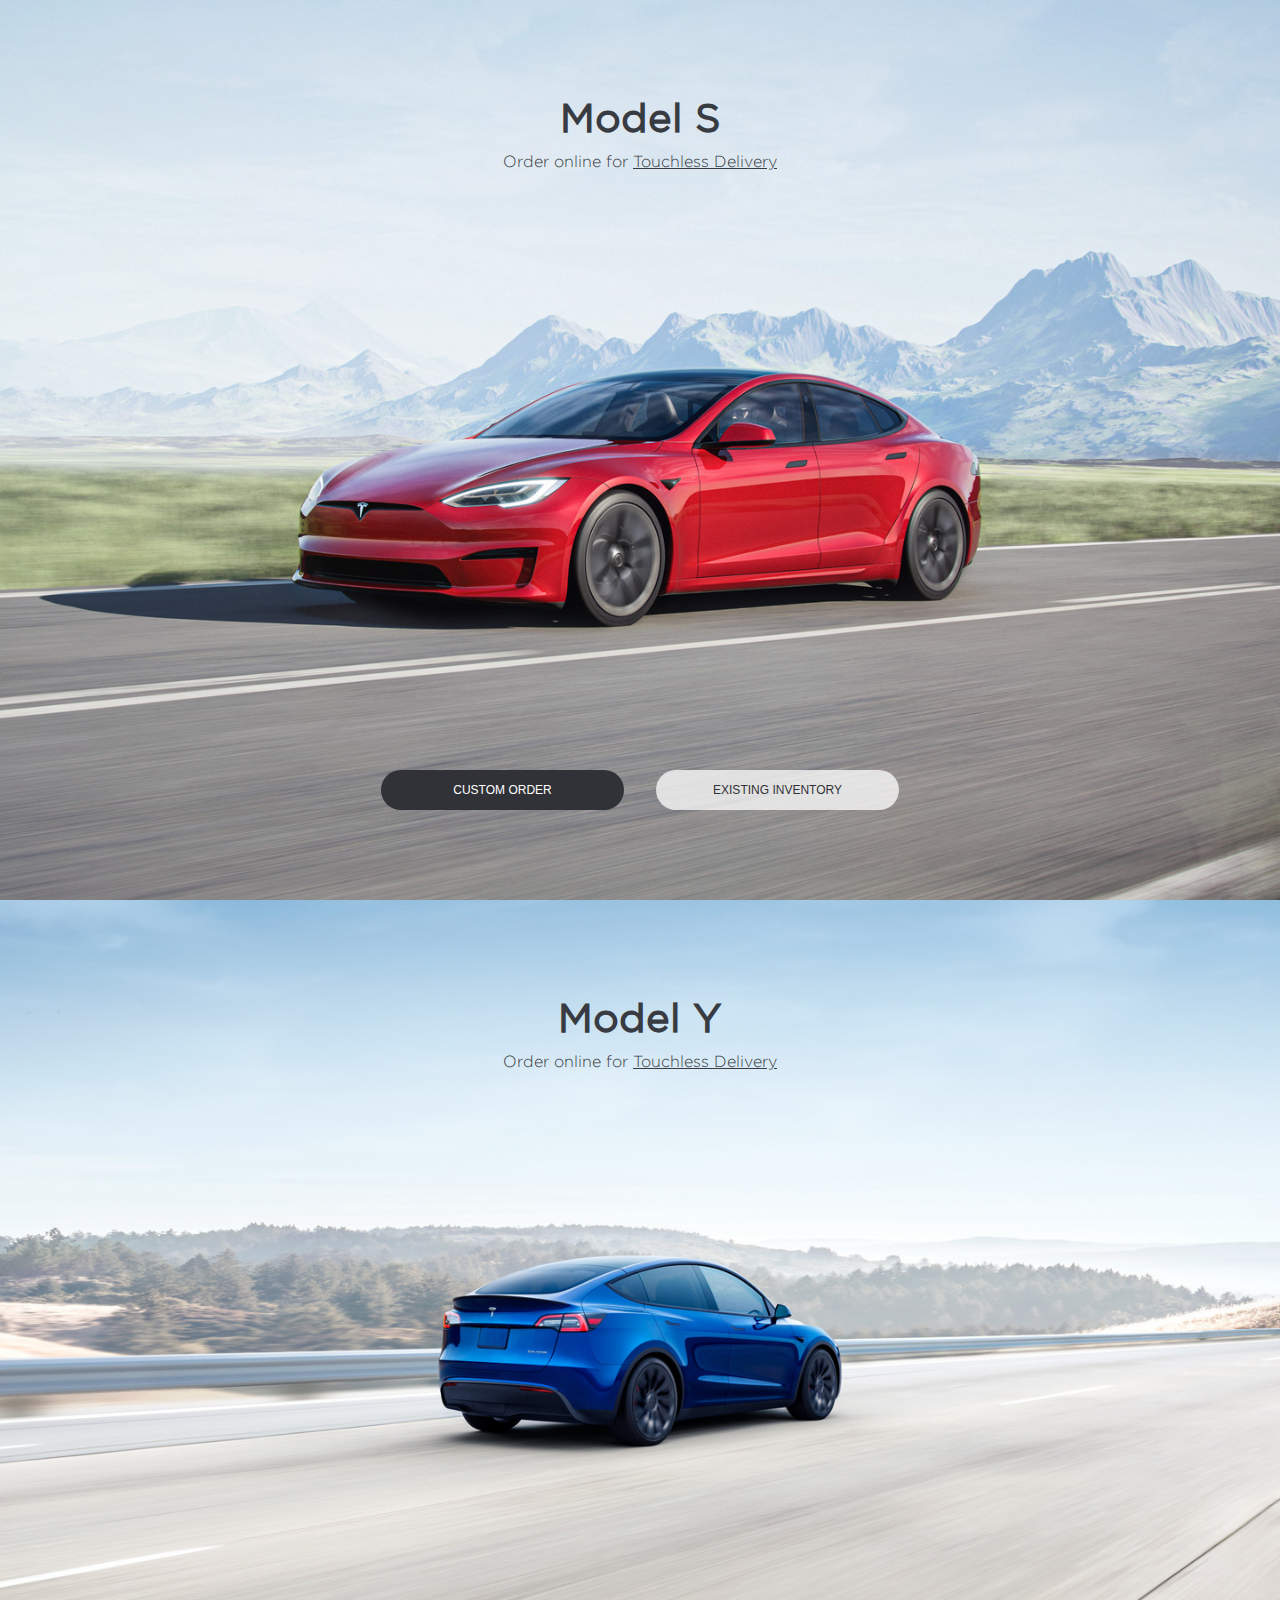
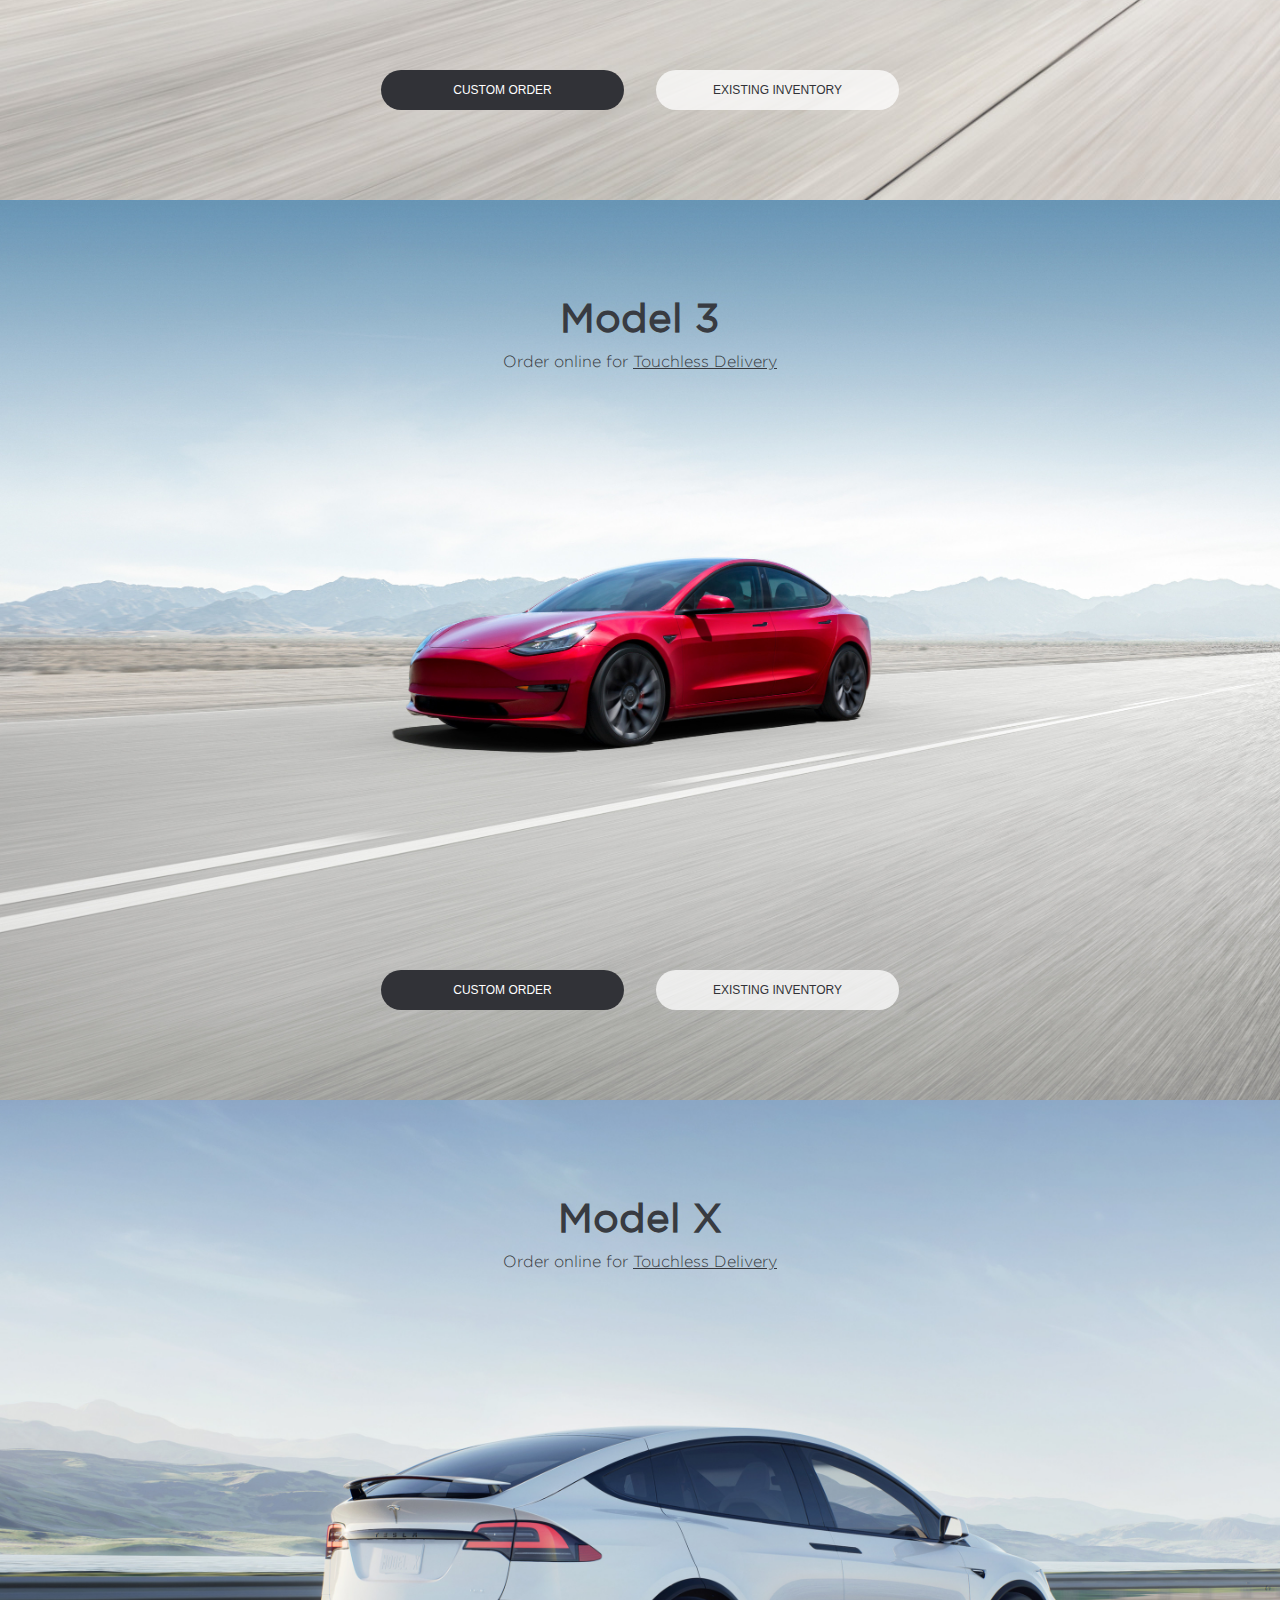
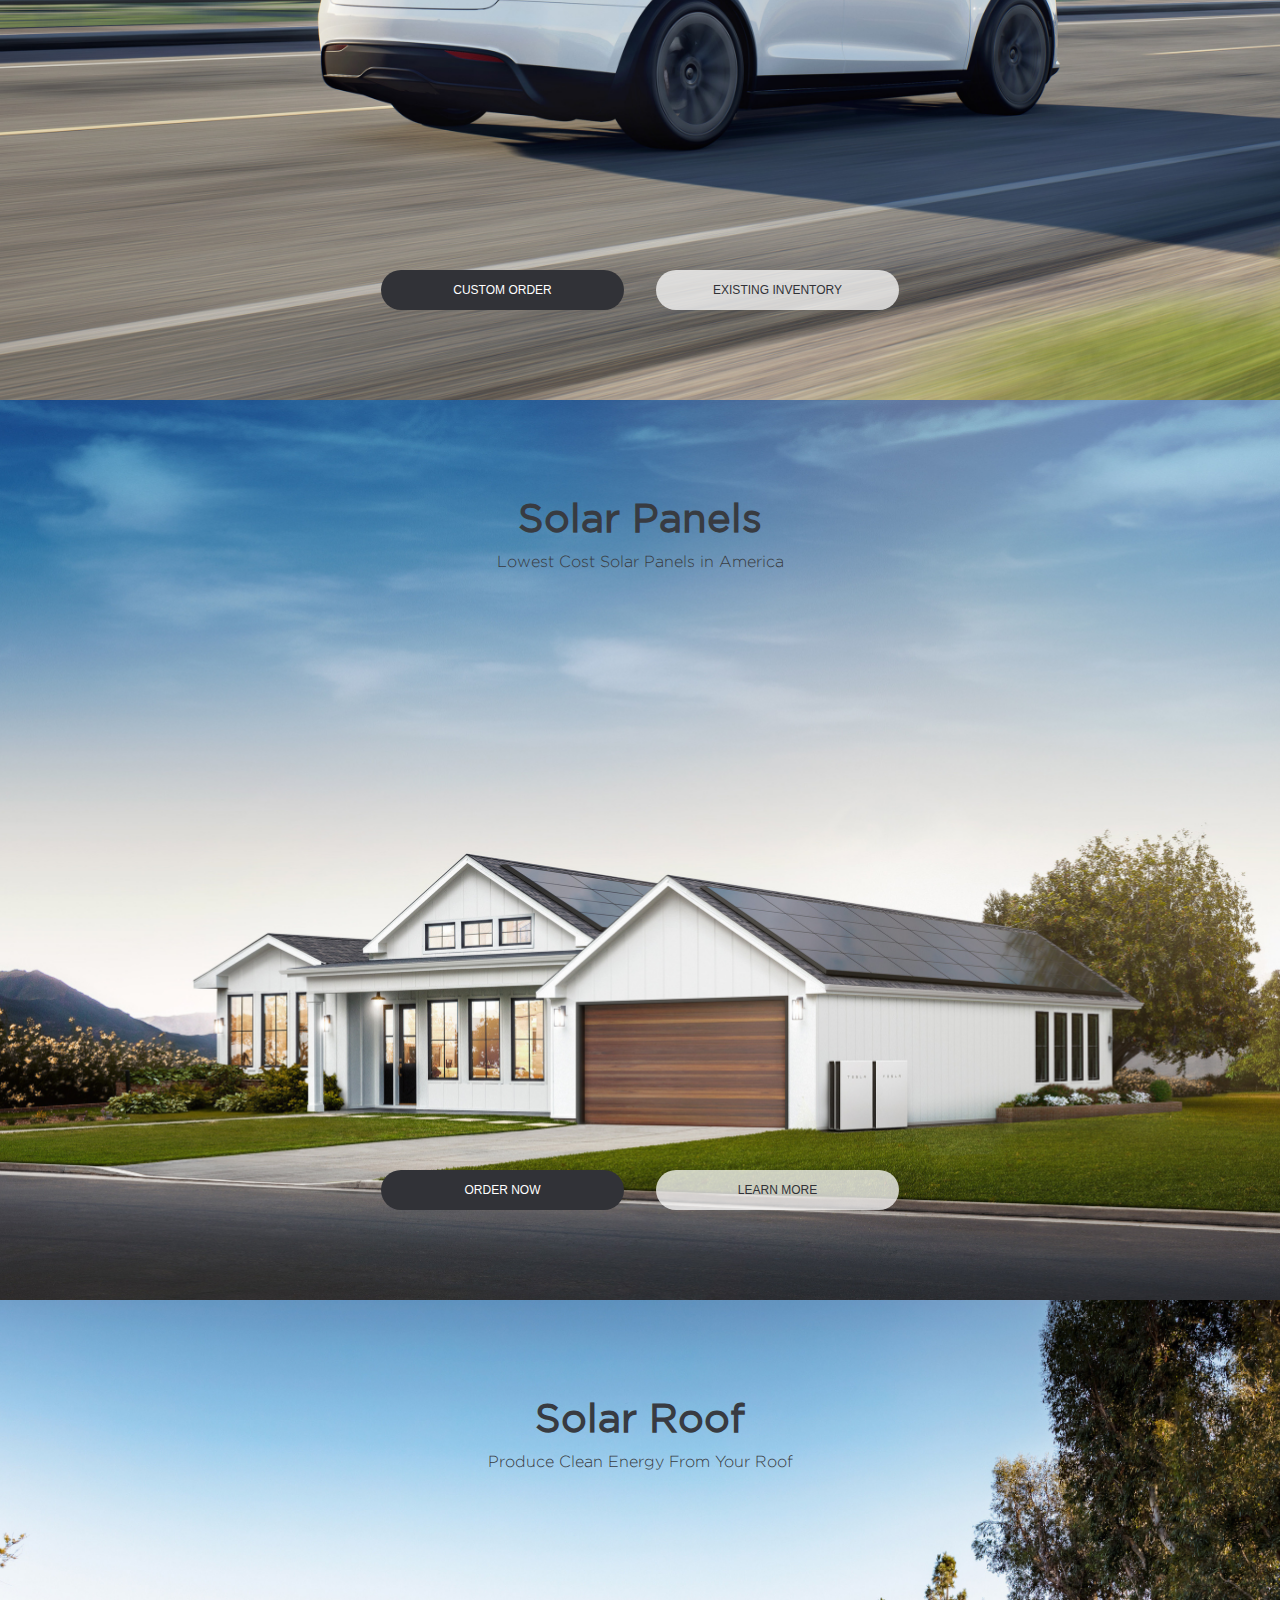
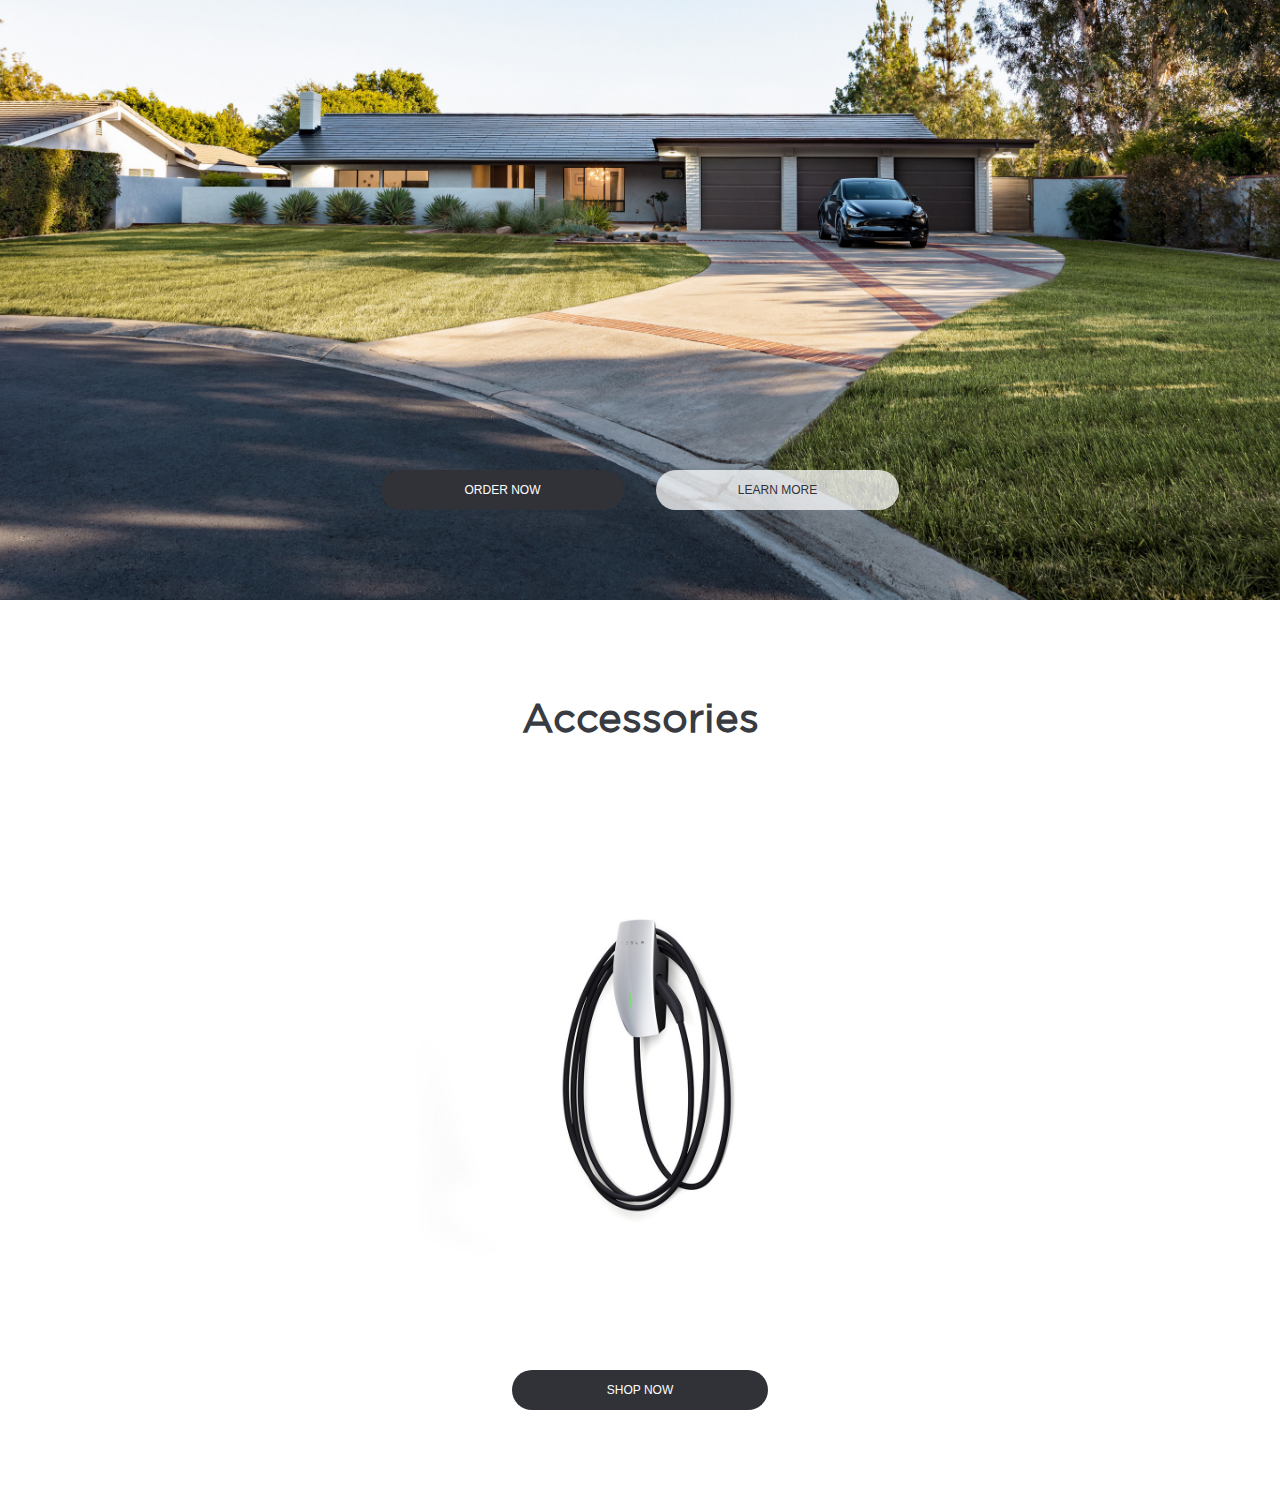
<file: index.html>
<!DOCTYPE html>
<html lang="en">
  <head>
    <meta charset="UTF-8" />
    <meta http-equiv="X-UA-Compatible" content="IE=edge" />
    <meta name="viewport" content="width=device-width, initial-scale=1.0" />
    <link rel="stylesheet" href="style.css" />
    <title>Electric Cars, Solar & Clean Energy | Tesla</title>
    <link
      rel="shortcut icon"
      href="https://www.tesla.com/themes/custom/tesla_frontend/assets/favicons/favicon.ico"
      type="image/vnd.microsoft.icon"
    />
  </head>
  <body>
    <!-- <div class="navbar">
      <div class="logo">
        <img src="./logo.svg" alt="" />
      </div>
      <div class="links">
        <ul>
          <li>Model S</li>
          <li>Model 3</li>
          <li>Model X</li>
          <li>Model Y</li>
          <li>Solar Roof</li>
          <li>Solar Panels</li>
        </ul>
      </div>
      <div class="other-links">
        <ul>
          <li>Shop</li>
          <li>Account</li>
          <li>Menu</li>
        </ul>
      </div>
    </div> -->
    <div class="container">
      <div
        class="section model-s"
        style="background-image: url(./images/model-s.jpg)"
      >
        <div class="top">
          <h1>Model S</h1>
          <p>Order online for <a href="#">Touchless Delivery</a></p>
        </div>
        <div class="buttons">
          <button>CUSTOM ORDER</button> <button>EXISTING INVENTORY</button>
        </div>
      </div>
      <div
        class="section model-y"
        style="background-image: url(./images/model-y.jpg)"
      >
        <div class="top">
          <h1>Model Y</h1>
          <p>Order online for <a href="#">Touchless Delivery</a></p>
        </div>
        <div class="buttons">
          <button>CUSTOM ORDER</button> <button>EXISTING INVENTORY</button>
        </div>
      </div>
      <div
        class="section model-3"
        style="background-image: url(./images/model-3jpg.jpg)"
      >
        <div class="top">
          <h1>Model 3</h1>
          <p>Order online for <a href="#">Touchless Delivery</a></p>
        </div>
        <div class="buttons">
          <button>CUSTOM ORDER</button> <button>EXISTING INVENTORY</button>
        </div>
      </div>
      <div
        class="section model-x"
        style="background-image: url(./images/model-x.jpg)"
      >
        <div class="top">
          <h1>Model X</h1>
          <p>Order online for <a href="#">Touchless Delivery</a></p>
        </div>
        <div class="buttons">
          <button>CUSTOM ORDER</button> <button>EXISTING INVENTORY</button>
        </div>
      </div>
      <div
        class="section solar-panels"
        style="background-image: url(./images/solar-panels.jpg)"
      >
        <div class="top">
          <h1>Solar Panels</h1>
          <p>Lowest Cost Solar Panels in America</p>
        </div>
        <div class="buttons">
          <button>ORDER NOW</button> <button>LEARN MORE</button>
        </div>
      </div>
      <div
        class="section solar-roofs"
        style="background-image: url(./images/solar-roofs.jpg)"
      >
        <div class="top">
          <h1>Solar Roof</h1>
          <p>Produce Clean Energy From Your Roof</p>
        </div>
        <div class="buttons">
          <button>ORDER NOW</button> <button>LEARN MORE</button>
        </div>
      </div>
      <div
        class="section accessories"
        style="background-image: url(./images/accessories.jpg)"
      >
        <div class="top">
          <h1>Accessories</h1>
        </div>
        <div class="buttons">
          <button>SHOP NOW</button>
        </div>
      </div>
    </div>
    <!-- <div class="footer">
      <ul>
        <li>Tesla © 2021</li>

        <li>Privacy & Legal</li>

        <li>Contact</li>

        <li>Careers</li>

        <li>News</li>

        <li>Engage</li>

        <li>Locations</li>
      </ul>
    </div> -->
  </body>
</html>
</file>
<file: style.css>
* {
  margin: 0;
  padding: 0;
}

@font-face {
  font-family: "Gotham-Black";
  src: url("./font/GothamBook.ttf");
}
@font-face {
  font-family: "Gotham-Thin";
  src: url("./font/Gotham-Light.otf");
}

*{
scroll-snap-type: y mandatory;
}
.navbar {
  display: flex;
  align-items: center;
  justify-content: space-between;
  position: sticky ;
  top: 0;
  /* Change 2 */
  left:0;
  background: transparent;
  /* Change 1*/
  width: 90%;
 height: 60px;
 margin: auto ;
  padding : 10px;
}
.navbar .logo img {
  width: 120px;
}
.navbar .links ul {
  display: flex;
  list-style: none;
  font-family: Gotham-Black;
  font-weight: bold;
  justify-content: space-between;
}
.navbar .links ul li {
  margin: 0 8px;
}
.navbar .other-links ul {
  display: flex;
  list-style: none;
  font-family: Gotham-Black;
  font-weight: bold;
}
.navbar .other-links ul li {
  margin: 0 8px;
}
.container {
// scroll-snap-type: y mandatory;
 // height: 100vh;
  // overflow-y: scroll;
}
.section {
  /* Change */
  min-height: 80vh;
  padding: 10vh 0;
  scroll-snap-align: start;
  background-size: cover;
  background-repeat: no-repeat;
  display: flex;
  align-items: center;
  flex-direction: column;
  justify-content: space-between;
  background-position: center;
  align-items: center;
}

.section h1 {
  text-align: center;
  color: #383b41;
  font-size: 40px;
  padding: 4px 0;
  font-family: Gotham-Black;
}
.section p {
  text-align: center;
  color: #383b41;
  font-size: 16px;
  padding: 8px 0;
  font-family: Gotham-Thin;
}
.section p a:link {
  color: #383b41;
}
.section .buttons {
  display: flex;
  width: 550px;
  align-items: center;
  justify-content: center;
}
.section .buttons button {
  width: 256px;
  height: 40px;
  padding: 4px 24px;
  font-size: 12px;
  border-radius: 32px;
  outline: none;
  border: none;
  margin: 0 16px;
}
.section .buttons button:first-child {
  background: #313237;
  color: #fff;
}
.section .buttons button:nth-child(2) {
  color: #313237;
  background-color: rgba(255, 255, 255, 0.74);
}
@media only screen and (max-width: 600px) {
  .section .buttons {
    flex-direction: column;
  }
  .section .buttons button {
    width: 85%;
    height: 40px;
    margin: 10px 0;
  }
}


.footer {

  display: flex;
  align-items: center;
  justify-content: center;
  padding: 30px 0;
}
.footer ul {
  display: flex;
  list-style: none;
  font-family: Gotham-Black;
}
.footer ul li {
  font-family: Gotham-Black;
  color: #383b41;
  font-weight: bold;
  font-size: 12px;
  margin: 0 10px;
}
</file>
